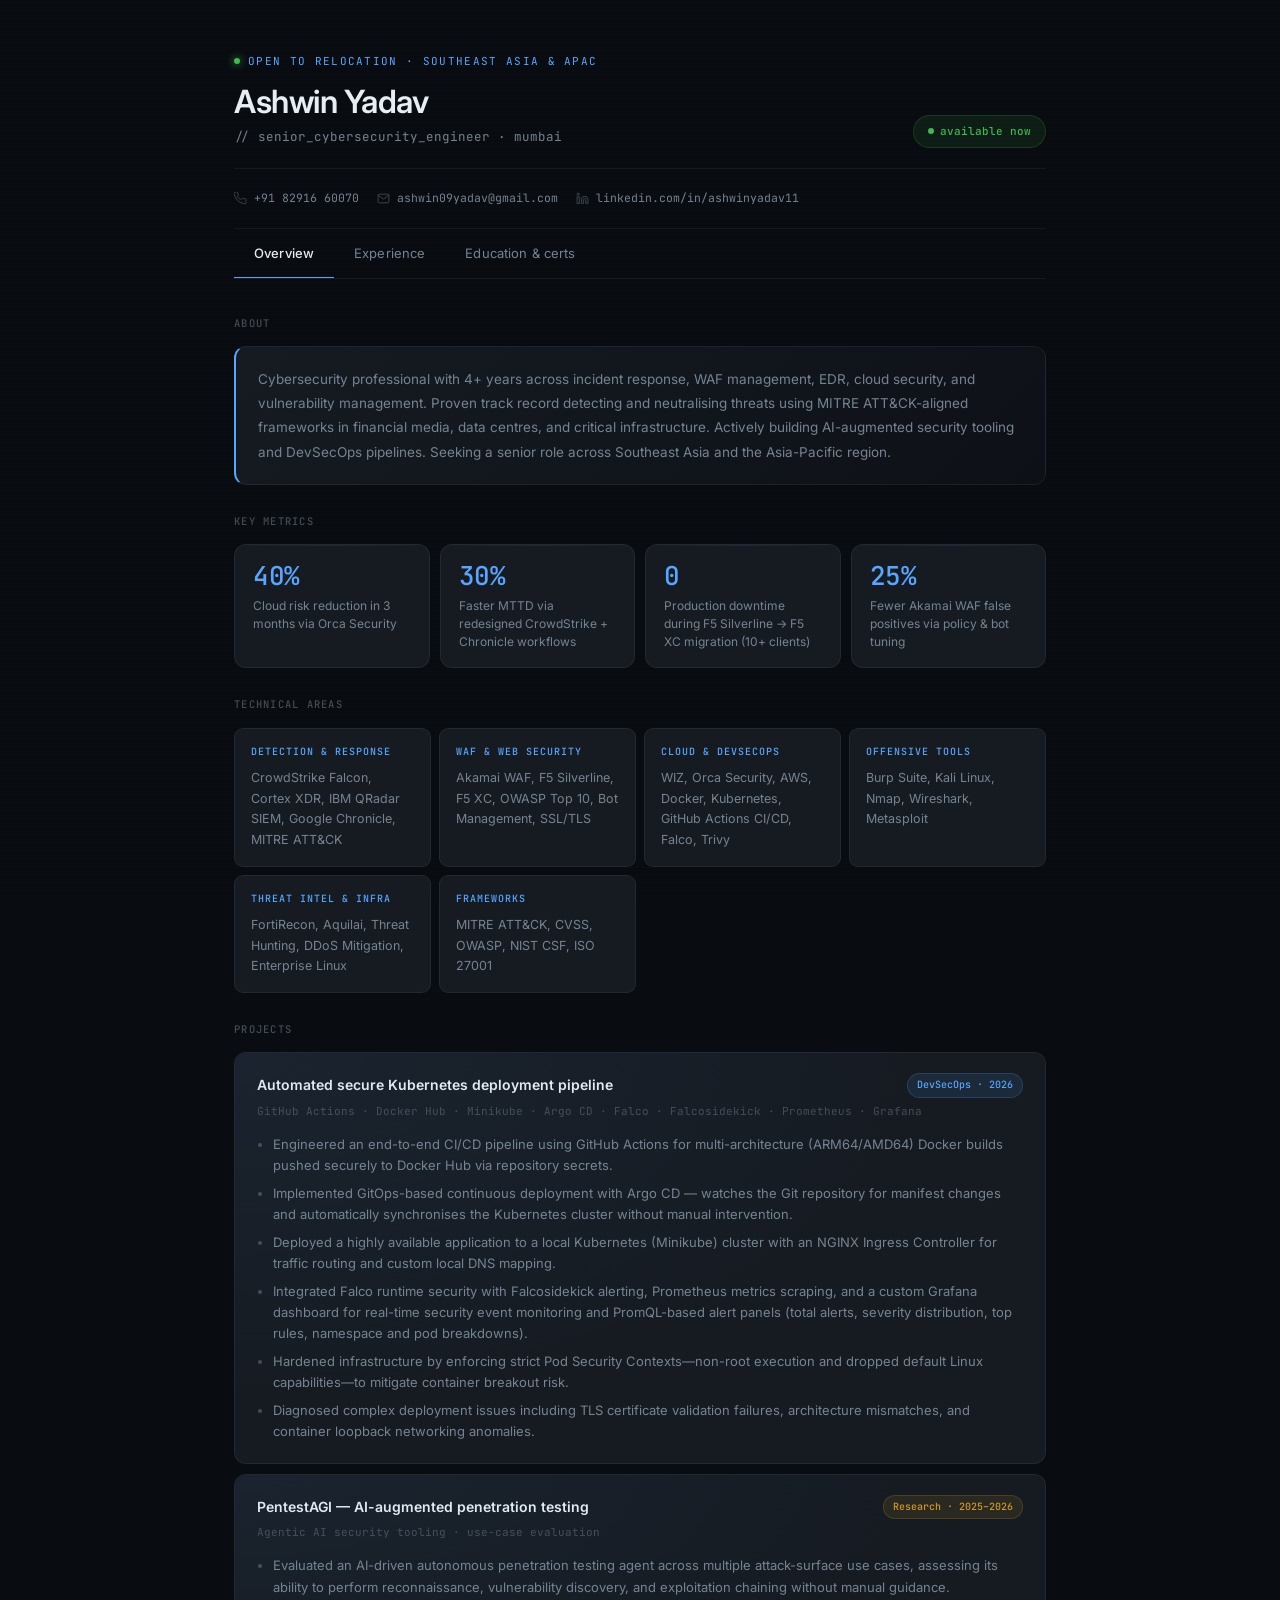
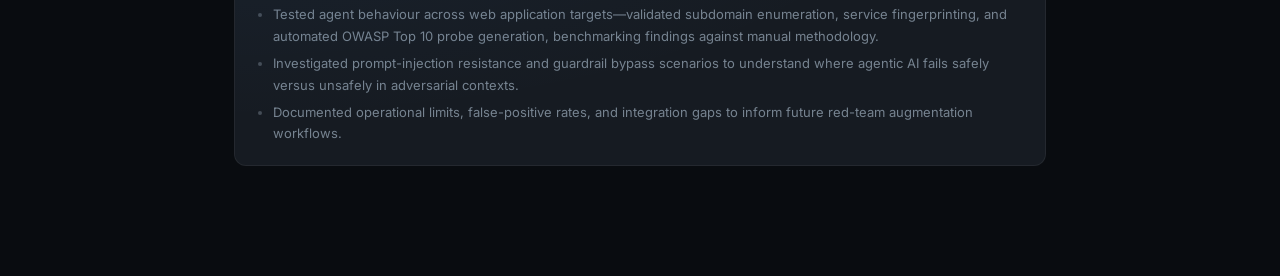
<file: index.html>
<!DOCTYPE html>
<html lang="en">
<head>
  <meta charset="UTF-8" />
  <meta name="viewport" content="width=device-width, initial-scale=1.0" />
  <title>Ashwin Yadav | Senior Cybersecurity Engineer</title>
  <link rel="preconnect" href="https://fonts.googleapis.com" />
  <link rel="preconnect" href="https://fonts.gstatic.com" crossorigin />
  <link href="https://fonts.googleapis.com/css2?family=JetBrains+Mono:wght@400;500&family=Inter:wght@400;500;600&display=swap" rel="stylesheet" />
  <style>
    *, *::before, *::after { box-sizing: border-box; margin: 0; padding: 0; }

    :root {
      --bg:           #090c10;
      --surface:      #0d1117;
      --surface-2:    #161b22;
      --surface-3:    #1c2128;
      --border:       rgba(255,255,255,0.06);
      --border-hover: rgba(255,255,255,0.12);
      --border-accent:rgba(88,166,255,0.3);
      --text:         #cdd9e5;
      --muted:        #768390;
      --faint:        #444c56;
      --accent:       #58a6ff;
      --accent-dim:   rgba(88,166,255,0.1);
      --accent-glow:  rgba(88,166,255,0.06);
      --success:      #3fb950;
      --success-dim:  rgba(63,185,80,0.1);
      --warning:      #d29922;
      --mono:         'JetBrains Mono', 'Fira Code', monospace;
      --sans:         'Inter', system-ui, sans-serif;
      --r-sm: 5px;
      --r-md: 9px;
      --r-lg: 12px;
    }

    html { scroll-behavior: smooth; }

    body {
      font-family: var(--sans);
      background: var(--bg);
      color: var(--text);
      font-size: 14.5px;
      line-height: 1.65;
      min-height: 100vh;
    }

    a { color: var(--accent); text-decoration: none; }
    a:hover { text-decoration: underline; }
    ul { list-style: none; padding: 0; }

    /* ── Scanline texture ── */
    body::before {
      content: '';
      position: fixed;
      inset: 0;
      background-image: repeating-linear-gradient(
        0deg, transparent, transparent 2px,
        rgba(0,0,0,0.03) 2px, rgba(0,0,0,0.03) 4px
      );
      pointer-events: none;
      z-index: 0;
    }

    .page-wrap {
      position: relative;
      z-index: 1;
      max-width: 860px;
      margin: 0 auto;
      padding: 0 24px 100px;
    }

    /* ── Header ── */
    header {
      padding: 52px 0 0;
      margin-bottom: 0;
    }

    .header-eyebrow {
      font-family: var(--mono);
      font-size: 11px;
      color: var(--accent);
      letter-spacing: 0.12em;
      text-transform: uppercase;
      margin-bottom: 14px;
      display: flex;
      align-items: center;
      gap: 8px;
    }

    .header-eyebrow::before {
      content: '';
      display: inline-block;
      width: 6px;
      height: 6px;
      border-radius: 50%;
      background: var(--success);
      box-shadow: 0 0 8px var(--success);
    }

    .header-top {
      display: flex;
      align-items: flex-end;
      justify-content: space-between;
      gap: 20px;
      flex-wrap: wrap;
      margin-bottom: 20px;
    }

    .header-left h1 {
      font-size: 32px;
      font-weight: 600;
      color: #e6edf3;
      letter-spacing: -0.5px;
      line-height: 1.15;
      margin-bottom: 6px;
    }

    .header-left .role {
      font-family: var(--mono);
      font-size: 12.5px;
      color: var(--muted);
    }

    .availability {
      display: inline-flex;
      align-items: center;
      gap: 6px;
      font-family: var(--mono);
      font-size: 11px;
      font-weight: 500;
      color: var(--success);
      background: var(--success-dim);
      border: 1px solid rgba(63,185,80,0.2);
      padding: 6px 14px;
      border-radius: 100px;
      white-space: nowrap;
    }

    .availability::before {
      content: '';
      width: 6px;
      height: 6px;
      border-radius: 50%;
      background: var(--success);
      animation: pulse 2s ease infinite;
    }

    @keyframes pulse {
      0%,100% { opacity: 1; }
      50%      { opacity: 0.3; }
    }

    .contact-row {
      display: flex;
      flex-wrap: wrap;
      gap: 6px 18px;
      font-family: var(--mono);
      font-size: 11.5px;
      color: var(--muted);
      padding: 20px 0;
      border-top: 1px solid var(--border);
      border-bottom: 1px solid var(--border);
      margin-top: 20px;
    }

    .contact-row a { color: var(--muted); }
    .contact-row a:hover { color: var(--accent); text-decoration: none; }

    .ci {
      display: flex;
      align-items: center;
      gap: 7px;
    }

    .ci svg {
      width: 13px;
      height: 13px;
      opacity: 0.5;
      flex-shrink: 0;
    }

    /* ── Tab nav ── */
    .tab-nav {
      display: flex;
      gap: 0;
      border-bottom: 1px solid var(--border);
      margin: 0 0 36px;
      overflow-x: auto;
      scrollbar-width: none;
    }

    .tab-nav::-webkit-scrollbar { display: none; }

    .tab-btn {
      background: none;
      border: none;
      border-bottom: 2px solid transparent;
      padding: 16px 20px;
      font-size: 13px;
      font-family: var(--sans);
      font-weight: 400;
      color: var(--muted);
      cursor: pointer;
      white-space: nowrap;
      transition: color 0.15s, border-color 0.15s;
      margin-bottom: -1px;
      letter-spacing: 0.01em;
    }

    .tab-btn:hover { color: var(--text); }
    .tab-btn.active {
      color: #e6edf3;
      font-weight: 500;
      border-bottom-color: var(--accent);
    }

    /* ── Tab panels ── */
    .tab-panel { display: none; }
    .tab-panel.active {
      display: block;
      animation: fadein 0.2s ease;
    }

    @keyframes fadein {
      from { opacity: 0; transform: translateY(5px); }
      to   { opacity: 1; transform: translateY(0); }
    }

    /* ── Section label ── */
    .sec-label {
      font-family: var(--mono);
      font-size: 10.5px;
      font-weight: 500;
      text-transform: uppercase;
      letter-spacing: 0.12em;
      color: var(--faint);
      margin-bottom: 14px;
    }

    /* ── Summary ── */
    .summary-card {
      background: linear-gradient(135deg, var(--surface-2) 0%, var(--surface) 100%);
      border: 1px solid var(--border);
      border-left: 2px solid var(--accent);
      border-radius: var(--r-lg);
      padding: 20px 22px;
      margin-bottom: 32px;
      font-size: 13.5px;
      color: var(--muted);
      line-height: 1.8;
    }

    /* ── Stat grid ── */
    .stat-grid {
      display: grid;
      grid-template-columns: repeat(auto-fit, minmax(160px, 1fr));
      gap: 10px;
      margin-bottom: 36px;
    }

    .stat-card {
      background: var(--surface-2);
      border: 1px solid var(--border);
      border-radius: var(--r-lg);
      padding: 18px 18px 16px;
      transition: border-color 0.15s, background 0.15s;
      position: relative;
      overflow: hidden;
    }

    .stat-card::before {
      content: '';
      position: absolute;
      top: 0; left: 0; right: 0;
      height: 1px;
      background: linear-gradient(90deg, transparent, var(--accent-dim), transparent);
    }

    .stat-card:hover {
      border-color: var(--border-accent);
      background: var(--surface-3);
    }

    .stat-num {
      font-family: var(--mono);
      font-size: 26px;
      font-weight: 500;
      color: var(--accent);
      letter-spacing: -0.5px;
      line-height: 1;
      margin-bottom: 8px;
    }

    .stat-desc {
      font-size: 12px;
      color: var(--muted);
      line-height: 1.5;
    }

    /* ── Skill grid ── */
    .skill-grid {
      display: grid;
      grid-template-columns: repeat(auto-fit, minmax(185px, 1fr));
      gap: 8px;
      margin-bottom: 36px;
    }

    .skill-card {
      background: var(--surface-2);
      border: 1px solid var(--border);
      border-radius: var(--r-md);
      padding: 15px 16px;
      transition: border-color 0.15s;
    }

    .skill-card:hover { border-color: var(--border-hover); }

    .skill-title {
      font-family: var(--mono);
      font-size: 10px;
      font-weight: 500;
      color: var(--accent);
      text-transform: uppercase;
      letter-spacing: 0.1em;
      margin-bottom: 8px;
    }

    .skill-card p {
      font-size: 12.5px;
      color: var(--muted);
      line-height: 1.65;
    }

    /* ── Project cards ── */
    .project-card {
      background: var(--surface-2);
      border: 1px solid var(--border);
      border-radius: var(--r-lg);
      padding: 20px 22px;
      margin-bottom: 10px;
      transition: border-color 0.15s;
      position: relative;
      overflow: hidden;
    }

    .project-card::after {
      content: '';
      position: absolute;
      inset: 0;
      border-radius: var(--r-lg);
      background: radial-gradient(ellipse at top left, var(--accent-glow), transparent 60%);
      pointer-events: none;
    }

    .project-card:hover { border-color: var(--border-accent); }

    .project-header {
      display: flex;
      align-items: flex-start;
      justify-content: space-between;
      gap: 12px;
      margin-bottom: 4px;
      flex-wrap: wrap;
    }

    .project-name {
      font-size: 14px;
      font-weight: 600;
      color: #e6edf3;
    }

    .project-tag {
      font-family: var(--mono);
      font-size: 10px;
      font-weight: 500;
      padding: 3px 9px;
      border-radius: 100px;
      white-space: nowrap;
    }

    .tag-blue {
      color: var(--accent);
      background: var(--accent-dim);
      border: 1px solid rgba(88,166,255,0.2);
    }

    .tag-green {
      color: var(--success);
      background: var(--success-dim);
      border: 1px solid rgba(63,185,80,0.2);
    }

    .tag-amber {
      color: var(--warning);
      background: rgba(210,153,34,0.1);
      border: 1px solid rgba(210,153,34,0.2);
    }

    .project-meta {
      font-family: var(--mono);
      font-size: 11px;
      color: var(--faint);
      margin-bottom: 14px;
    }

    .project-bullets {
      padding-left: 16px;
      list-style: disc;
      display: flex;
      flex-direction: column;
      gap: 6px;
    }

    .project-bullets li {
      font-size: 13px;
      color: var(--muted);
      line-height: 1.65;
      list-style: disc;
    }

    .project-bullets li::marker { color: var(--faint); }

    /* ── Job entries ── */
    .job-list { display: flex; flex-direction: column; }

    .job {
      padding: 26px 0;
      border-bottom: 1px solid var(--border);
    }

    .job:last-child { border-bottom: none; }

    .job-meta {
      display: flex;
      flex-wrap: wrap;
      align-items: flex-start;
      justify-content: space-between;
      gap: 6px;
      margin-bottom: 3px;
    }

    .job-title-wrap { display: flex; align-items: center; gap: 8px; flex-wrap: wrap; }

    .job-title {
      font-size: 14.5px;
      font-weight: 600;
      color: #e6edf3;
    }

    .current-tag {
      font-family: var(--mono);
      font-size: 10px;
      font-weight: 500;
      color: var(--success);
      background: var(--success-dim);
      border: 1px solid rgba(63,185,80,0.2);
      padding: 2px 9px;
      border-radius: 100px;
    }

    .job-date {
      font-family: var(--mono);
      font-size: 11.5px;
      color: var(--faint);
      white-space: nowrap;
    }

    .job-company {
      font-size: 12.5px;
      color: var(--muted);
      margin-bottom: 14px;
    }

    .job-bullets {
      padding-left: 16px;
      list-style: disc;
      display: flex;
      flex-direction: column;
      gap: 7px;
    }

    .job-bullets li {
      font-size: 13px;
      color: var(--muted);
      line-height: 1.65;
      list-style: disc;
    }

    .job-bullets li::marker { color: var(--faint); }

    /* ── Edu / certs ── */
    .edu-block {
      background: var(--surface-2);
      border: 1px solid var(--border);
      border-radius: var(--r-lg);
      padding: 20px 22px;
      margin-bottom: 28px;
    }

    .edu-degree {
      font-size: 14.5px;
      font-weight: 600;
      color: #e6edf3;
      margin-bottom: 3px;
    }

    .edu-school {
      font-family: var(--mono);
      font-size: 12px;
      color: var(--muted);
    }

    .cert-list { display: flex; flex-direction: column; gap: 6px; }

    .cert-item {
      display: flex;
      align-items: center;
      gap: 12px;
      padding: 14px 18px;
      background: var(--surface-2);
      border: 1px solid var(--border);
      border-radius: var(--r-md);
      font-size: 13px;
      color: var(--text);
      transition: border-color 0.15s;
    }

    .cert-item:hover { border-color: var(--border-hover); }

    .cert-icon {
      width: 30px;
      height: 30px;
      border-radius: var(--r-sm);
      background: var(--accent-dim);
      display: flex;
      align-items: center;
      justify-content: center;
      flex-shrink: 0;
    }

    .cert-icon svg {
      width: 15px;
      height: 15px;
      stroke: var(--accent);
    }

    /* ── Spacing ── */
    .mb-8  { margin-bottom: 8px; }
    .mb-14 { margin-bottom: 14px; }
    .mb-28 { margin-bottom: 28px; }
    .mt-36 { margin-top: 36px; }

    /* ── Responsive ── */
    @media (max-width: 600px) {
      header { padding: 32px 0 0; }
      .header-left h1 { font-size: 26px; }
      .stat-num { font-size: 22px; }
      .tab-btn { padding: 12px 14px; font-size: 12.5px; }
    }
  </style>
</head>
<body>

<div class="page-wrap">

  <!-- HEADER -->
  <header>
    <div class="header-eyebrow">open to relocation · southeast asia &amp; apac</div>
    <div class="header-top">
      <div class="header-left">
        <h1>Ashwin Yadav</h1>
        <p class="role">// senior_cybersecurity_engineer · mumbai</p>
      </div>
      <span class="availability">available now</span>
    </div>

    <div class="contact-row">
      <a class="ci" href="tel:+918291660070">
        <svg viewBox="0 0 24 24" fill="none" stroke="currentColor" stroke-width="1.8"><path d="M22 16.92v3a2 2 0 01-2.18 2 19.79 19.79 0 01-8.63-3.07A19.5 19.5 0 013.07 10.8a19.79 19.79 0 01-3.07-8.67A2 2 0 012 0h3a2 2 0 012 1.72c.127.96.361 1.903.7 2.81a2 2 0 01-.45 2.11L6.09 7.91a16 16 0 006 6l1.27-1.27a2 2 0 012.11-.45c.907.339 1.85.573 2.81.7A2 2 0 0122 14.92z"/></svg>
        +91 82916 60070
      </a>
      <a class="ci" href="mailto:ashwin09yadav@gmail.com">
        <svg viewBox="0 0 24 24" fill="none" stroke="currentColor" stroke-width="1.8"><path d="M4 4h16c1.1 0 2 .9 2 2v12c0 1.1-.9 2-2 2H4c-1.1 0-2-.9-2-2V6c0-1.1.9-2 2-2z"/><polyline points="22,6 12,13 2,6"/></svg>
        ashwin09yadav@gmail.com
      </a>
      <a class="ci" href="https://linkedin.com/in/ashwinyadav11" target="_blank" rel="noopener">
        <svg viewBox="0 0 24 24" fill="none" stroke="currentColor" stroke-width="1.8"><path d="M16 8a6 6 0 016 6v7h-4v-7a2 2 0 00-2-2 2 2 0 00-2 2v7h-4v-7a6 6 0 016-6z"/><rect x="2" y="9" width="4" height="12"/><circle cx="4" cy="4" r="2"/></svg>
        linkedin.com/in/ashwinyadav11
      </a>
    </div>
  </header>

  <!-- TAB NAV -->
  <nav class="tab-nav" role="tablist">
    <button class="tab-btn active" role="tab" aria-selected="true"  onclick="switchTab('summary',this)">Overview</button>
    <button class="tab-btn"        role="tab" aria-selected="false" onclick="switchTab('experience',this)">Experience</button>
    <button class="tab-btn"        role="tab" aria-selected="false" onclick="switchTab('credentials',this)">Education &amp; certs</button>
  </nav>

  <!-- ══ PANEL 1 — OVERVIEW ══ -->
  <div id="panel-summary" class="tab-panel active">

    <p class="sec-label mb-14">About</p>
    <div class="summary-card mb-28">
      Cybersecurity professional with 4+ years across incident response, WAF management, EDR, cloud security, and vulnerability management. Proven track record detecting and neutralising threats using MITRE ATT&CK-aligned frameworks in financial media, data centres, and critical infrastructure. Actively building AI-augmented security tooling and DevSecOps pipelines. Seeking a senior role across Southeast Asia and the Asia-Pacific region.
    </div>

    <p class="sec-label mb-14">Key metrics</p>
    <div class="stat-grid mb-28">
      <div class="stat-card">
        <div class="stat-num">40%</div>
        <div class="stat-desc">Cloud risk reduction in 3 months via Orca Security</div>
      </div>
      <div class="stat-card">
        <div class="stat-num">30%</div>
        <div class="stat-desc">Faster MTTD via redesigned CrowdStrike + Chronicle workflows</div>
      </div>
      <div class="stat-card">
        <div class="stat-num">0</div>
        <div class="stat-desc">Production downtime during F5 Silverline → F5 XC migration (10+ clients)</div>
      </div>
      <div class="stat-card">
        <div class="stat-num">25%</div>
        <div class="stat-desc">Fewer Akamai WAF false positives via policy &amp; bot tuning</div>
      </div>
    </div>

    <p class="sec-label mb-14">Technical areas</p>
    <div class="skill-grid mb-28">
      <div class="skill-card">
        <div class="skill-title">Detection &amp; response</div>
        <p>CrowdStrike Falcon, Cortex XDR, IBM QRadar SIEM, Google Chronicle, MITRE ATT&amp;CK</p>
      </div>
      <div class="skill-card">
        <div class="skill-title">WAF &amp; web security</div>
        <p>Akamai WAF, F5 Silverline, F5 XC, OWASP Top 10, Bot Management, SSL/TLS</p>
      </div>
      <div class="skill-card">
        <div class="skill-title">Cloud &amp; DevSecOps</div>
        <p>WIZ, Orca Security, AWS, Docker, Kubernetes, GitHub Actions CI/CD, Falco, Trivy</p>
      </div>
      <div class="skill-card">
        <div class="skill-title">Offensive tools</div>
        <p>Burp Suite, Kali Linux, Nmap, Wireshark, Metasploit</p>
      </div>
      <div class="skill-card">
        <div class="skill-title">Threat intel &amp; infra</div>
        <p>FortiRecon, Aquilai, Threat Hunting, DDoS Mitigation, Enterprise Linux</p>
      </div>
      <div class="skill-card">
        <div class="skill-title">Frameworks</div>
        <p>MITRE ATT&amp;CK, CVSS, OWASP, NIST CSF, ISO 27001</p>
      </div>
    </div>

    <p class="sec-label mb-14">Projects</p>

    <div class="project-card">
      <div class="project-header">
        <p class="project-name">Automated secure Kubernetes deployment pipeline</p>
        <span class="project-tag tag-blue">DevSecOps · 2026</span>
      </div>
      <p class="project-meta">GitHub Actions · Docker Hub · Minikube · Argo CD · Falco · Falcosidekick · Prometheus · Grafana</p>
      <ul class="project-bullets">
        <li>Engineered an end-to-end CI/CD pipeline using GitHub Actions for multi-architecture (ARM64/AMD64) Docker builds pushed securely to Docker Hub via repository secrets.</li>
        <li>Implemented GitOps-based continuous deployment with Argo CD — watches the Git repository for manifest changes and automatically synchronises the Kubernetes cluster without manual intervention.</li>
        <li>Deployed a highly available application to a local Kubernetes (Minikube) cluster with an NGINX Ingress Controller for traffic routing and custom local DNS mapping.</li>
        <li>Integrated Falco runtime security with Falcosidekick alerting, Prometheus metrics scraping, and a custom Grafana dashboard for real-time security event monitoring and PromQL-based alert panels (total alerts, severity distribution, top rules, namespace and pod breakdowns).</li>
        <li>Hardened infrastructure by enforcing strict Pod Security Contexts—non-root execution and dropped default Linux capabilities—to mitigate container breakout risk.</li>
        <li>Diagnosed complex deployment issues including TLS certificate validation failures, architecture mismatches, and container loopback networking anomalies.</li>
      </ul>
    </div>

    <div class="project-card">
      <div class="project-header">
        <p class="project-name">PentestAGI — AI-augmented penetration testing</p>
        <span class="project-tag tag-amber">Research · 2025–2026</span>
      </div>
      <p class="project-meta">Agentic AI security tooling · use-case evaluation</p>
      <ul class="project-bullets">
        <li>Evaluated an AI-driven autonomous penetration testing agent across multiple attack-surface use cases, assessing its ability to perform reconnaissance, vulnerability discovery, and exploitation chaining without manual guidance.</li>
        <li>Tested agent behaviour across web application targets—validated subdomain enumeration, service fingerprinting, and automated OWASP Top 10 probe generation, benchmarking findings against manual methodology.</li>
        <li>Investigated prompt-injection resistance and guardrail bypass scenarios to understand where agentic AI fails safely versus unsafely in adversarial contexts.</li>
        <li>Documented operational limits, false-positive rates, and integration gaps to inform future red-team augmentation workflows.</li>
      </ul>
    </div>

  </div>

  <!-- ══ PANEL 2 — EXPERIENCE ══ -->
  <div id="panel-experience" class="tab-panel">

    <p class="sec-label mb-14">Career history</p>

    <div class="job-list">

      <div class="job">
        <div class="job-meta">
          <div class="job-title-wrap">
            <span class="job-title">Senior Cybersecurity Engineer</span>
            <span class="current-tag">Current</span>
          </div>
          <span class="job-date">Aug 2025 – Present</span>
        </div>
        <p class="job-company">Network18 Media &amp; Investments Limited · Mumbai</p>
        <ul class="job-bullets">
          <li>Led enterprise-wide security monitoring across CrowdStrike Falcon and Google Chronicle SIEM, triaging 100+ alerts per week and reducing MTTD by 30% through streamlined triage workflows.</li>
          <li>Conducted proactive threat hunting across endpoint, network, and cloud environments; validated IOCs against MITRE ATT&amp;CK and executed containment per documented IR procedures.</li>
          <li>Managed Akamai WAF for 20+ business-critical applications—URL onboarding, bespoke security policy creation, and rule integrity maintenance across production environments.</li>
          <li>Optimised whitelist strategies, bot management configurations, and behavioural traffic directives, reducing false-positive rate by 25%; collaborated with DevOps for zero-downtime deployments.</li>
          <li>Led end-to-end vulnerability management using CVSS-based identification, prioritisation, tracking, and remediation for critical CVEs across infrastructure and cloud applications.</li>
        </ul>
      </div>

      <div class="job">
        <div class="job-meta">
          <div class="job-title-wrap">
            <span class="job-title">Senior SOC Analyst</span>
          </div>
          <span class="job-date">Mar 2024 – Aug 2025</span>
        </div>
        <p class="job-company">NTT Global Data Centers &amp; Cloud Infrastructure India Limited · Mumbai</p>
        <ul class="job-bullets">
          <li>Oversaw WAF migration from F5 Silverline to F5 XC for 10+ enterprise clients; managed planning, implementation, SSL certificate updates, and post-migration validation with zero production downtime.</li>
          <li>Monitored and investigated security logs via IBM QRadar SIEM; performed root cause analysis and in-depth malware analysis (static and behavioural) to determine scope and impact.</li>
          <li>Conducted cloud security risk assessments using WIZ and Orca Security; identified and prioritised misconfigurations by risk exposure and tracked remediation to closure.</li>
        </ul>
      </div>

      <div class="job">
        <div class="job-meta">
          <div class="job-title-wrap">
            <span class="job-title">Test Engineer — Network Security</span>
          </div>
          <span class="job-date">Oct 2023 – Mar 2024</span>
        </div>
        <p class="job-company">Clear Trail · Indore</p>
        <ul class="job-bullets">
          <li>Contributed to the ComTrail-NX Target Oriented System; created datasets for diverse protocols with in-depth understanding of L2/L3/L4/L7 per the OSI model.</li>
          <li>Performed Deep Packet Inspection (DPI), configured test topologies, and conducted packet analysis using Wireshark to validate network traffic behaviour.</li>
        </ul>
      </div>

      <div class="job">
        <div class="job-meta">
          <div class="job-title-wrap">
            <span class="job-title">Test Engineer</span>
          </div>
          <span class="job-date">Mar 2022 – Oct 2023</span>
        </div>
        <p class="job-company">Code Young · Bengaluru</p>
        <ul class="job-bullets">
          <li>Configured and optimised Akamai WAF for enterprise applications against OWASP Top 10 vulnerabilities; crafted custom rule sets with regular tuning to minimise false positives.</li>
          <li>Achieved a 40% reduction in cloud security risks within three months by deploying and tuning Orca Security across the cloud environment.</li>
        </ul>
      </div>

      <div class="job">
        <div class="job-meta">
          <div class="job-title-wrap">
            <span class="job-title">Graduate Engineer Trainee — OT/IT Security</span>
          </div>
          <span class="job-date">Nov 2020 – Jan 2022</span>
        </div>
        <p class="job-company">Bharat Petroleum Corporation Limited (BPCL) · Mumbai</p>
        <ul class="job-bullets">
          <li>Collaborated with the SCADA Security Team to strengthen OT/IT network security protocols across critical petroleum infrastructure.</li>
        </ul>
      </div>

    </div>
  </div>

  <!-- ══ PANEL 3 — CREDENTIALS ══ -->
  <div id="panel-credentials" class="tab-panel">

    <p class="sec-label mb-14">Education</p>
    <div class="edu-block mb-28">
      <p class="edu-degree">Bachelor of Engineering</p>
      <p class="edu-school">University of Mumbai · 2019</p>
    </div>

    <p class="sec-label mb-14">Certifications</p>
    <div class="cert-list">

      <div class="cert-item">
        <div class="cert-icon">
          <svg viewBox="0 0 24 24" fill="none" stroke-width="1.8"><path stroke="currentColor" d="M12 22s8-4 8-10V5l-8-3-8 3v7c0 6 8 10 8 10z"/></svg>
        </div>
        Certified Ethical Hacker (CEHv13)
      </div>

      <div class="cert-item">
        <div class="cert-icon">
          <svg viewBox="0 0 24 24" fill="none" stroke-width="1.8"><path stroke="currentColor" d="M12 22s8-4 8-10V5l-8-3-8 3v7c0 6 8 10 8 10z"/></svg>
        </div>
        Cortex XDR: Multi-Method Malware Prevention
      </div>

      <div class="cert-item">
        <div class="cert-icon">
          <svg viewBox="0 0 24 24" fill="none" stroke-width="1.8"><path stroke="currentColor" d="M12 22s8-4 8-10V5l-8-3-8 3v7c0 6 8 10 8 10z"/></svg>
        </div>
        Akamai Web Performance Foundations
      </div>

    </div>

  </div>

</div>

<script>
  function switchTab(id, btn) {
    document.querySelectorAll('.tab-panel').forEach(p => p.classList.remove('active'));
    document.querySelectorAll('.tab-btn').forEach(b => {
      b.classList.remove('active');
      b.setAttribute('aria-selected','false');
    });
    document.getElementById('panel-' + id).classList.add('active');
    btn.classList.add('active');
    btn.setAttribute('aria-selected','true');
  }
</script>

</body>
</html>
</file>
